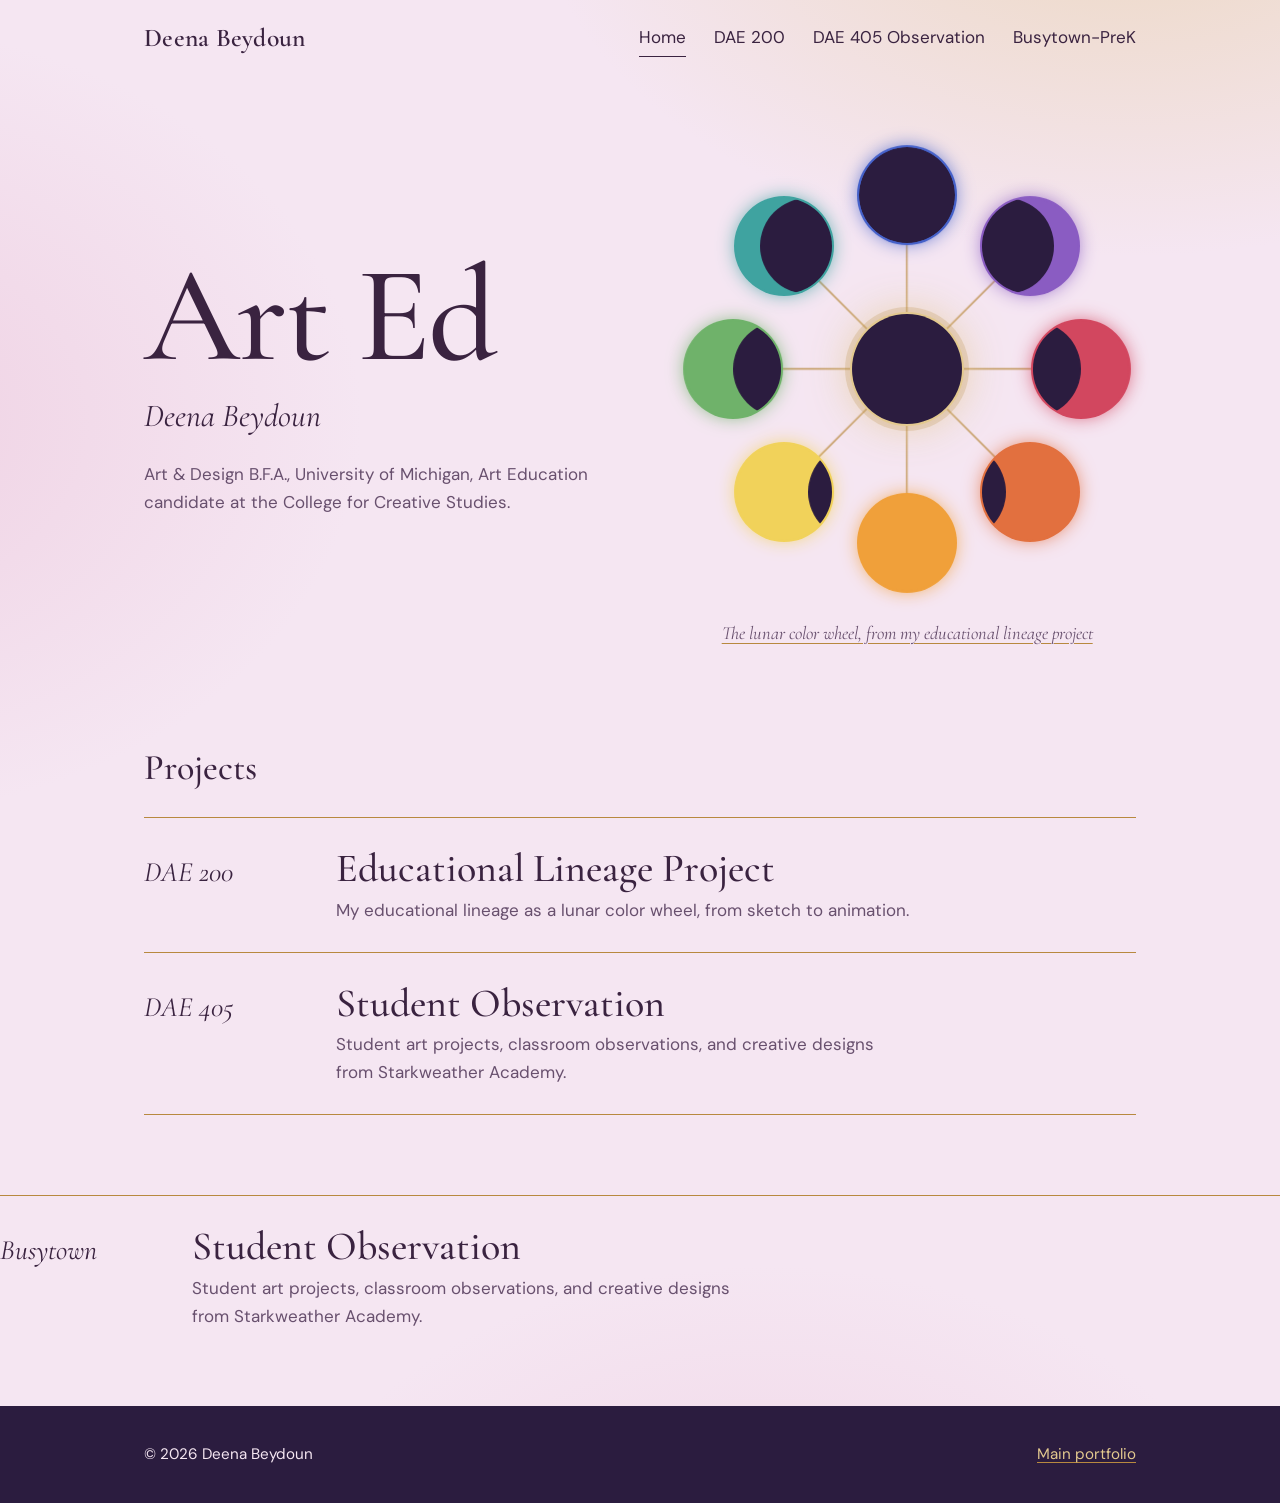
<file: index.html>
<!doctype html>
<html lang="en">
<head>
  <meta charset="utf-8">
  <meta name="viewport" content="width=device-width, initial-scale=1">
  <title>Art Ed | Deena Beydoun</title>
  <meta name="description" content="Art education work by Deena Beydoun, Art & Design B.F.A., University of Michigan Stamps School of Art and Design.">
  <meta name="theme-color" content="#f5e6f2">
  <link rel="preconnect" href="https://fonts.googleapis.com">
  <link rel="preconnect" href="https://fonts.gstatic.com" crossorigin>
  <link href="https://fonts.googleapis.com/css2?family=Cormorant+Garamond:ital,wght@0,400;0,500;0,600;1,400;1,500&family=DM+Sans:wght@400;500&display=swap" rel="stylesheet">
  <link rel="stylesheet" href="css/styles.css">
</head>
<body>
  <a class="skip" href="#main">Skip to content</a>
  <header class="site-header" id="site-header"></header>

  <main id="main">
    <section class="hero">
      <div class="hero-copy">
        <h1>Art Ed</h1>
        <p class="byline">Deena Beydoun</p>
        <p>Art &amp; Design B.F.A., University of Michigan, Art Education candidate at the College for Creative Studies.</p>
      </div>

      <figure class="wheel-wrap">
        <div class="wheel" aria-hidden="true">
          <svg viewBox="0 0 100 100" focusable="false">
            <line x1="50" y1="12" x2="50" y2="88"/>
            <line x1="76.87" y1="23.13" x2="23.13" y2="76.87"/>
            <line x1="88" y1="50" x2="12" y2="50"/>
            <line x1="76.87" y1="76.87" x2="23.13" y2="23.13"/>
          </svg>
          <!-- --a: position on the ring, --c: color, --s: how much of the moon is lit, --i: fill-in order -->
          <span class="moon" style="--a:0deg;   --c:#4561c9; --s:0%;    --i:0"></span>
          <span class="moon" style="--a:45deg;  --c:#8a5cc2; --s:-25%;  --i:1"></span>
          <span class="moon" style="--a:90deg;  --c:#d2475f; --s:-50%;  --i:2"></span>
          <span class="moon" style="--a:135deg; --c:#e2703f; --s:-75%;  --i:3"></span>
          <span class="moon" style="--a:180deg; --c:#f0a03a; --s:-100%; --i:4"></span>
          <span class="moon" style="--a:225deg; --c:#f1d25a; --s:75%;   --i:5"></span>
          <span class="moon" style="--a:270deg; --c:#6fb26a; --s:50%;   --i:6"></span>
          <span class="moon" style="--a:315deg; --c:#3fa3a0; --s:25%;   --i:7"></span>
          <span class="eclipse"></span>
        </div>
        <figcaption class="wheel-caption">
          <a href="dae-200.html">The lunar color wheel, from my educational lineage project</a>
        </figcaption>
      </figure>
    </section>

    <section class="projects" aria-labelledby="projects-heading">
      <h2 id="projects-heading">Projects</h2>

      <a class="project" href="dae-200.html">
        <span class="project-code">DAE 200</span>
        <div>
          <h3>Educational Lineage Project</h3>
          <p>My educational lineage as a lunar color wheel, from sketch to animation.</p>
        </div>
      </a>

      <a class="project" href="dae-405-observation.html">
        <span class="project-code">DAE 405</span>
        <div>
          <h3>Student Observation</h3>
          <p>Student art projects, classroom observations, and creative designs from Starkweather Academy.</p>
        </div>
      </a>
    </section>
  </main>

   <a class="project" href="busytownprek.html">
        <span class="project-code">Busytown</span>
        <div>
          <h3>Student Observation</h3>
          <p>Student art projects, classroom observations, and creative designs from Starkweather Academy.</p>
        </div>
      </a>
    </section>
  </main>
  <footer class="site-footer" id="site-footer"></footer>
  <script src="js/main.js" defer></script>
</body>
</html>
</file>
<file: css/styles.css>
/* ==========================================================================
   Art Ed — Deena Beydoun
   Palette: lavender mist (from the original site), blush, gold, night plum
   Type: Cormorant Garamond (display) + DM Sans (body)
   ========================================================================== */

:root {
  --mist: #f5e6f2;
  --blush: #efd0e2;
  --paper: #fcf6fa;
  --plum: #3a2340;
  --plum-soft: #68506e;
  --gold: #b8893f;
  --gold-soft: #e3c98f;
  --night: #2b1c3f;

  --serif: "Cormorant Garamond", "Iowan Old Style", Georgia, serif;
  --sans: "DM Sans", system-ui, -apple-system, "Segoe UI", sans-serif;

  --measure: 38rem;
  --wide: 68rem;
  --gutter: clamp(1.25rem, 4vw, 3rem);
}

*,
*::before,
*::after { box-sizing: border-box; }

html { -webkit-text-size-adjust: 100%; scroll-behavior: smooth; }

body {
  margin: 0;
  min-height: 100vh;
  display: flex;
  flex-direction: column;
  font-family: var(--sans);
  font-size: 1.0625rem;
  line-height: 1.65;
  color: var(--plum);
  background:
    radial-gradient(60rem 38rem at 88% -8%, rgba(227, 201, 143, 0.5), transparent 62%),
    radial-gradient(52rem 40rem at -12% 28%, rgba(239, 208, 226, 0.95), transparent 62%),
    radial-gradient(46rem 30rem at 60% 105%, rgba(239, 208, 226, 0.7), transparent 65%),
    var(--mist);
}

main { flex: 1; }

img, video, iframe { max-width: 100%; display: block; }

a {
  color: inherit;
  text-decoration-color: var(--gold);
  text-decoration-thickness: 1px;
  text-underline-offset: 0.2em;
}
a:hover { text-decoration-thickness: 2px; }

:focus-visible {
  outline: 2px solid var(--plum);
  outline-offset: 3px;
  border-radius: 2px;
}

.skip {
  position: absolute;
  left: -999px;
  top: 0;
  z-index: 30;
  padding: 0.6rem 1rem;
  background: var(--plum);
  color: var(--paper);
}
.skip:focus { left: 1rem; top: 1rem; }

/* ---------- Header / nav ---------- */

.site-header {
  width: 100%;
  max-width: var(--wide);
  min-height: 4.75rem;
  margin: 0 auto;
  padding: 1rem var(--gutter);
  display: flex;
  flex-wrap: wrap;
  align-items: center;
  justify-content: space-between;
  gap: 0.5rem 2rem;
}

.wordmark {
  font-family: var(--serif);
  font-size: 1.6rem;
  font-weight: 600;
  letter-spacing: 0.01em;
  text-decoration: none;
}

.site-nav ul {
  margin: 0;
  padding: 0;
  list-style: none;
  display: flex;
  flex-wrap: wrap;
  gap: 0.25rem 1.75rem;
}

.site-nav a {
  display: inline-block;
  padding: 0.25rem 0;
  text-decoration: none;
  border-bottom: 1px solid transparent;
}
.site-nav a:hover { border-color: var(--gold); }
.site-nav a[aria-current="page"] { border-color: var(--plum); }

/* ---------- Home hero ---------- */

.hero {
  max-width: var(--wide);
  margin: 0 auto;
  padding: clamp(1.5rem, 5vw, 4rem) var(--gutter) clamp(3rem, 7vw, 6rem);
  display: grid;
  grid-template-columns: minmax(0, 1fr) minmax(0, 1fr);
  gap: clamp(2rem, 6vw, 5rem);
  align-items: center;
}

.hero h1 {
  margin: 0 0 1.25rem;
  font-family: var(--serif);
  font-weight: 500;
  font-size: clamp(4.5rem, 12vw, 8.5rem);
  line-height: 0.9;
  letter-spacing: -0.02em;
}

.hero .byline {
  margin: 0 0 1.5rem;
  font-family: var(--serif);
  font-style: italic;
  font-size: clamp(1.5rem, 3vw, 2rem);
  line-height: 1.2;
}

.hero p { max-width: 30rem; color: var(--plum-soft); }
.hero .byline { color: var(--plum); }

/* ---------- Lunar color wheel (the one memorable thing) ---------- */

.wheel-wrap { margin: 0; }

.wheel {
  position: relative;
  width: 100%;
  max-width: 30rem;
  aspect-ratio: 1;
  margin-inline: auto;
}

.wheel svg {
  position: absolute;
  inset: 0;
  width: 100%;
  height: 100%;
}
.wheel line {
  stroke: var(--gold);
  stroke-width: 0.35;
  opacity: 0.75;
}

.moon {
  position: absolute;
  top: 50%;
  left: 50%;
  width: 21%;
  aspect-ratio: 1;
  margin: -10.5% 0 0 -10.5%;
  border-radius: 50%;
  overflow: hidden;
  background: var(--c);
  box-shadow: 0 0 0 2px var(--c), 0 0 1.25rem -0.1rem var(--c);
  /* place on the ring: rotate out, then counter-rotate */
  transform: rotate(var(--a)) translateY(-181%) rotate(calc(var(--a) * -1));
}
.moon::after {
  content: "";
  position: absolute;
  inset: 0;
  border-radius: 50%;
  background: var(--night);
  transform: translateX(var(--s));
}

.eclipse {
  position: absolute;
  top: 50%;
  left: 50%;
  width: 24%;
  aspect-ratio: 1;
  margin: -12% 0 0 -12%;
  border-radius: 50%;
  background: var(--night);
  box-shadow:
    0 0 0 2px var(--gold-soft),
    0 0 0 7px rgba(184, 137, 63, 0.22),
    0 0 2.75rem rgba(227, 201, 143, 0.85);
}

.wheel-caption {
  margin-top: 1.25rem;
  text-align: center;
  font-family: var(--serif);
  font-style: italic;
  font-size: 1.15rem;
  color: var(--plum-soft);
}

/* One orchestrated moment: each moon fills in around the ring, then the eclipse arrives. */
@media (prefers-reduced-motion: no-preference) {
  @keyframes fill-in { from { transform: translateX(0); } }
  @keyframes arrive { from { opacity: 0; } }

  .moon::after { animation: fill-in 1.6s cubic-bezier(0.3, 0.7, 0.2, 1) both; animation-delay: calc(var(--i) * 170ms + 200ms); }
  .wheel line,
  .eclipse { animation: arrive 1.4s ease both; animation-delay: 1.7s; }
}

@media (max-width: 52rem) {
  .hero { grid-template-columns: 1fr; }
  .hero p { max-width: 34rem; }
}

/* ---------- Project list (home) ---------- */

.projects {
  max-width: var(--wide);
  margin: 0 auto;
  padding: 0 var(--gutter) 5rem;
}

.projects > h2 {
  margin: 0 0 1.25rem;
  font-family: var(--serif);
  font-weight: 500;
  font-size: 2.25rem;
}

.project {
  display: grid;
  grid-template-columns: 10rem 1fr;
  gap: 0.5rem 2rem;
  align-items: baseline;
  padding: 1.75rem 0;
  border-top: 1px solid var(--gold);
  text-decoration: none;
}
.project:last-child { border-bottom: 1px solid var(--gold); }

.project-code {
  font-family: var(--serif);
  font-style: italic;
  font-size: 1.75rem;
}

.project h3 {
  margin: 0 0 0.35rem;
  font-family: var(--serif);
  font-weight: 500;
  font-size: clamp(1.75rem, 3.5vw, 2.5rem);
  line-height: 1.1;
}
.project:hover h3 {
  text-decoration: underline;
  text-decoration-color: var(--gold);
  text-underline-offset: 0.15em;
}
.project p { margin: 0; max-width: 36rem; color: var(--plum-soft); }

@media (max-width: 40rem) {
  .project { grid-template-columns: 1fr; }
}

/* ---------- Inner pages ---------- */

.page-head {
  max-width: var(--wide);
  margin: 0 auto;
  padding: clamp(1.5rem, 5vw, 3.5rem) var(--gutter) 1.5rem;
}
.page-head .course {
  margin: 0 0 0.5rem;
  font-family: var(--serif);
  font-style: italic;
  font-size: 1.5rem;
  color: var(--plum-soft);
}
.page-head h1 {
  max-width: 16ch;
  margin: 0;
  font-family: var(--serif);
  font-weight: 500;
  font-size: clamp(2.9rem, 8vw, 6rem);
  line-height: 0.98;
  letter-spacing: -0.015em;
}
.page-head .subtitle {
  max-width: 36rem;
  margin: 1.25rem 0 0;
  font-family: var(--serif);
  font-style: italic;
  font-size: clamp(1.4rem, 3vw, 2rem);
  line-height: 1.25;
  color: var(--plum-soft);
}

.section {
  max-width: var(--wide);
  margin: 0 auto;
  padding: 2.5rem var(--gutter);
}

.section > h2 {
  margin: 0 0 1.5rem;
  padding-top: 1.5rem;
  border-top: 1px solid var(--gold);
  font-family: var(--serif);
  font-weight: 500;
  font-size: clamp(2rem, 5vw, 3.25rem);
  line-height: 1.05;
}

.section h3 {
  margin: 2.25rem 0 0.5rem;
  font-family: var(--serif);
  font-style: italic;
  font-weight: 500;
  font-size: 1.7rem;
  line-height: 1.2;
}

.prose { max-width: var(--measure); }
.prose p { margin: 0 0 1.2em; }

blockquote {
  max-width: 34rem;
  margin: 0 0 1.75rem;
  padding-left: 1.25rem;
  border-left: 2px solid var(--gold);
  font-family: var(--serif);
  font-style: italic;
  font-size: 1.55rem;
  line-height: 1.4;
}

figure { margin: 2rem 0; }
figcaption {
  margin-top: 0.6rem;
  font-size: 0.9rem;
  color: var(--plum-soft);
}
figure img,
figure video,
.gallery img { border-radius: 3px; }

.figure-medium { max-width: 34rem; }
.figure-hero img,
.figure-hero .placeholder { width: 100%; max-height: 30rem; object-fit: cover; }

.media-row {
  display: grid;
  grid-template-columns: repeat(auto-fit, minmax(min(20rem, 100%), 1fr));
  gap: 2rem;
}
.media-row figure { margin: 0; }

video { width: 100%; background: var(--night); }

.video-frame {
  position: relative;
  aspect-ratio: 16 / 9;
  max-width: 52rem;
}
.video-frame iframe {
  position: absolute;
  inset: 0;
  width: 100%;
  height: 100%;
  border: 0;
  border-radius: 3px;
}

.gallery {
  display: grid;
  grid-template-columns: repeat(auto-fill, minmax(min(14rem, 100%), 1fr));
  gap: 1rem;
  margin: 1.5rem 0 0;
  padding: 0;
  list-style: none;
}
.gallery li { margin: 0; }
.gallery img,
.gallery .placeholder {
  width: 100%;
  aspect-ratio: 1;
  object-fit: cover;
}

.zoomable { cursor: zoom-in; }

.button {
  display: inline-block;
  padding: 0.8rem 1.5rem;
  border: 1px solid var(--plum);
  font-weight: 500;
  text-decoration: none;
}
.button:hover { background: var(--plum); color: var(--paper); }

/* Shown when an image or video file hasn't been added yet */
.placeholder {
  display: grid;
  place-items: center;
  aspect-ratio: 4 / 3;
  padding: 1rem;
  border: 1px dashed var(--gold);
  background: rgba(255, 255, 255, 0.45);
  color: var(--plum-soft);
  font-size: 0.8rem;
  text-align: center;
  overflow-wrap: anywhere;
}

/* ---------- Lightbox ---------- */

.lightbox {
  max-width: 96vw;
  max-height: 96vh;
  padding: 0;
  border: 0;
  background: transparent;
}
.lightbox::backdrop { background: rgba(43, 28, 63, 0.9); }
.lightbox img {
  max-width: 96vw;
  max-height: 92vh;
  margin: auto;
  object-fit: contain;
  cursor: zoom-out;
}

/* ---------- Footer ---------- */

.site-footer {
  margin-top: 3rem;
  padding: 2.25rem var(--gutter);
  background: var(--night);
  color: var(--mist);
  font-size: 0.95rem;
}
.site-footer-inner {
  max-width: calc(var(--wide) - 2 * var(--gutter));
  margin: 0 auto;
  display: flex;
  flex-wrap: wrap;
  justify-content: space-between;
  gap: 0.75rem 2rem;
}
.site-footer a { color: var(--gold-soft); }
.site-footer p { margin: 0; }
</file>
